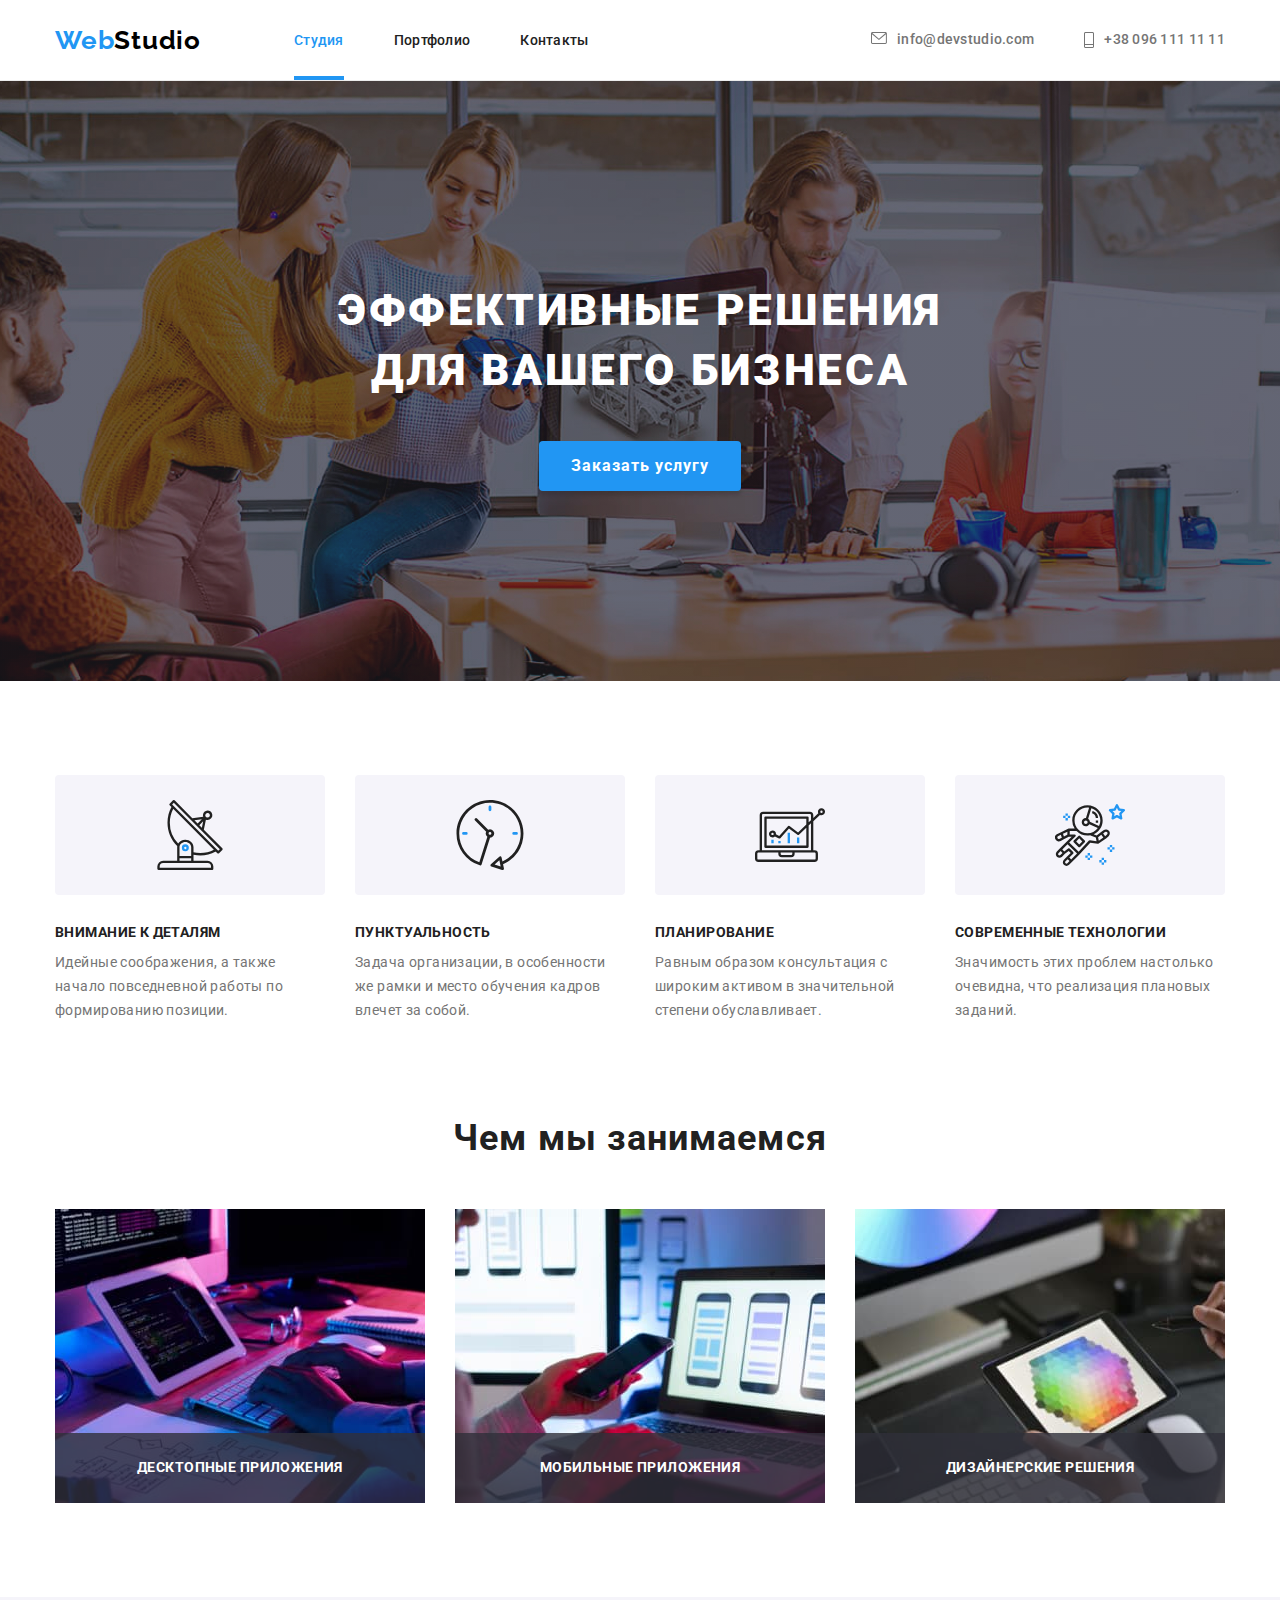
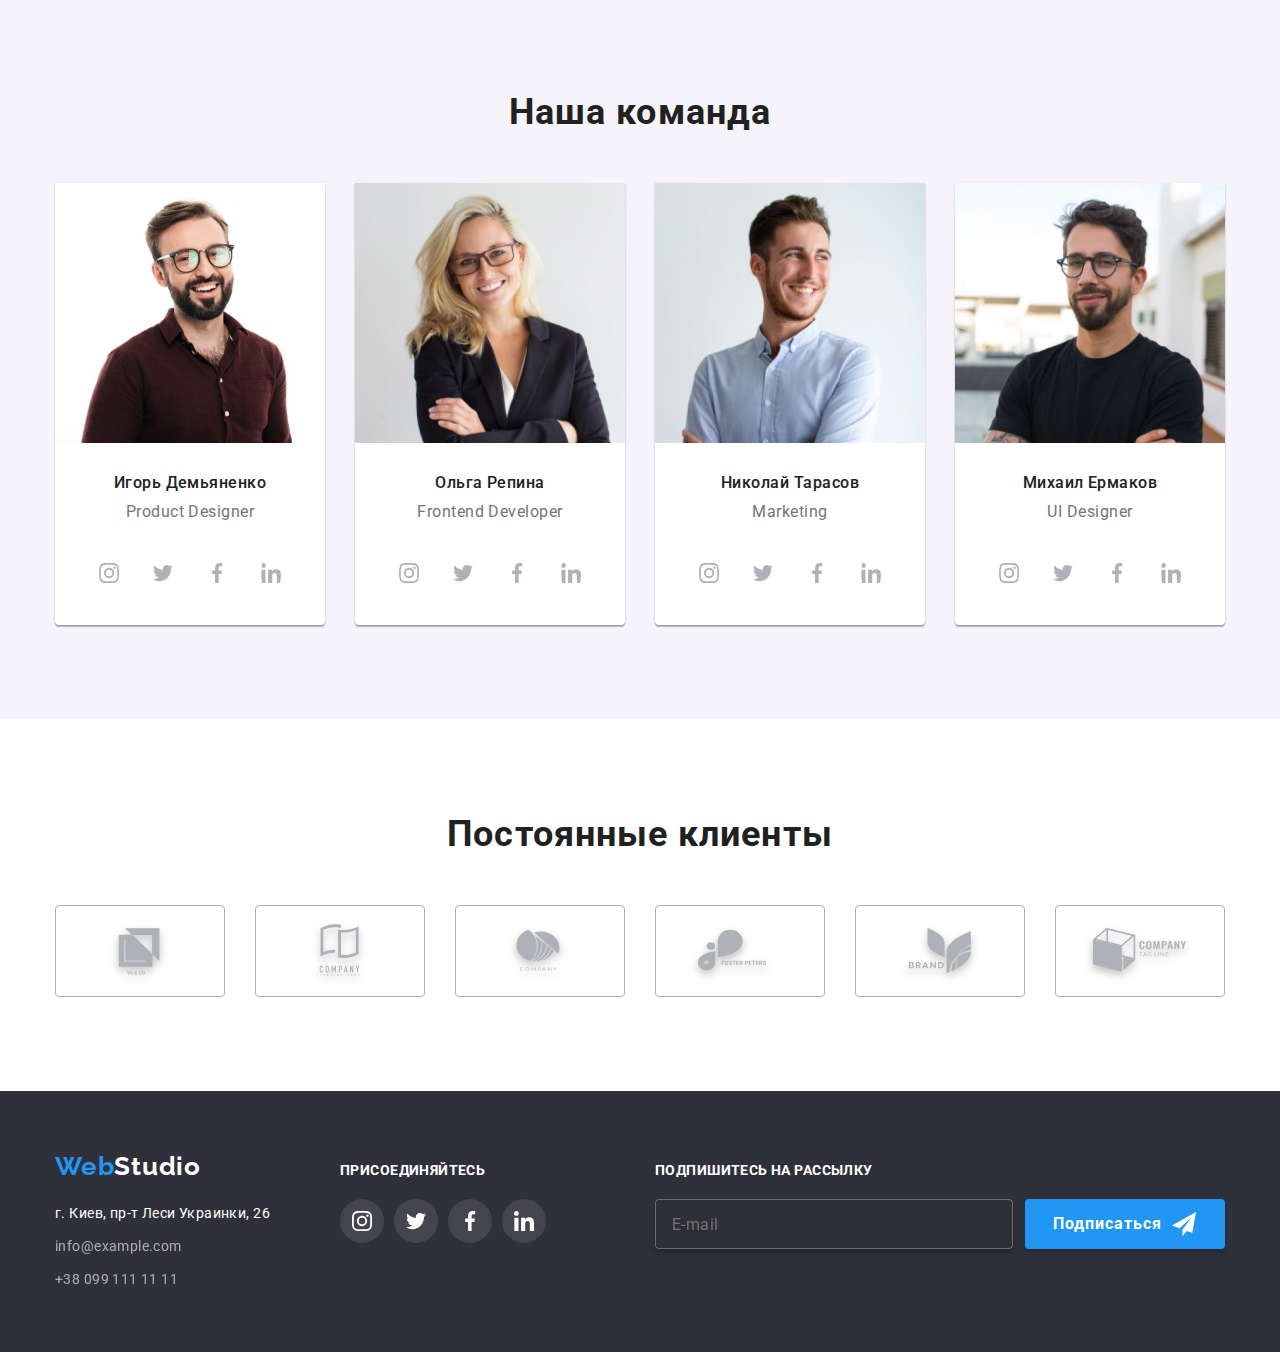
<file: index.html>
<!DOCTYPE html>
<html lang="ru">
  <head>
    <meta charset="UTF-8" />
    <meta http-equiv="X-UA-Compatible" content="IE=edge" />
    <meta name="viewport" content="width=device-width, initial-scale=1.0" />
    <title>Document</title>
    <link rel="preconnect" href="https://fonts.googleapis.com">
    <link rel="preconnect" href="https://fonts.gstatic.com" crossorigin>
    <link href="https://fonts.googleapis.com/css2?family=Raleway:wght@700&family=Roboto:wght@400;500;700;900&display=swap"
      rel="stylesheet">
    <!-- Normalize -->
    <link
      rel="stylesheet"
      href="https://cdnjs.cloudflare.com/ajax/libs/modern-normalize/1.1.0/modern-normalize.min.css"
    />
    <!-- Custom styles -->
    <link rel="stylesheet" href="./css/styles.css" />
  </head>
  <body class="body">
    <!--header-->
    <header class="header-menu">
      <div class="container header-container">
        <div class="nav-container">
          <nav class="site-nav">
            <a href="index.html" lang="en" class="logo"
              >Web<span lang="en" class="studio">Studio</span></a
            >
            <div class="nav-site-contact">
              <div class="list-contact">
                <ul class="list">
                  <li class="item">
                    <a href="./index.html" class="active-title">Студия</a>
                  </li>
                  <li class="item">
                    <a href="./portfolio.html" class="title">Портфолио</a>
                  </li>
                  <li class="item"><a href="" class="title">Контакты</a></li>
                </ul>
              </div>
            </div>
          </nav>
          <ul class="list">
            <li class="link-contact">
              <a href="mailto:info@devstudio.com" class="header-link">
                <svg class="studio-icon" width="16" height="12">
                  <use href="./images/icons/sprite1.svg#icon-envelope"></use>
                </svg>
                info@devstudio.com</a
              >
            </li>
            <li class="link-contact">
              <a href="tel:+380961111111" class="header-link">
                <svg class="studio-icon" width="10" height="16">
                  <use href="./images/icons/sprite1.svg#icon-Vector"></use>
                </svg>
                +38 096 111 11 11</a
              >
            </li>
          </ul>
        </div>
      </div>
    </header>
    <!--Main-->
    <main>
      <!--effective desicions for your business-->
      <section class="hero-section">
        <div class="hero">
          <h1 class="hero-title">Эффективные решения для вашего бизнеса</h1>
          <button type="button" class="hero-button" data-modal-open="">Заказать услугу</button>
          <div class="backdrop is-hidden" data-modal="">
            <div class="modal">
              <button data-modal-close="" class="closes">
                <svg class="modal-close" width="30" height="30">
                  <use href="./images/icons/sprite1.svg#icon-close-black-18dp"></use>
                </svg>
              </button>
              <form class="modal-form">
              <strong class="modal-text">Оставьте свои данные, мы вам перезвоним</strong>
              <div class="modal-contact-container">
                <label class="modal-contact container-name" for="name">Имя</label>
                <input class="contact-input" type="text" name="name" id="name">
                <svg class="modal-contact-icon" width="18" height="18">
                  <use href="./images/icons/sprite1.svg#icon-person-black-18dp-1"></use>
                </svg>
              </div>
              <div class="modal-contact-container">
                <label class="modal-contact" for="tel">Телефон</label>
                <input class="contact-input" type="tel" name="tel" id="tel">
                <svg class="modal-contact-icon" width="18" height="18">
                  <use href="./images/icons/sprite1.svg#icon-phone-black-18dp-1"></use>
                </svg>
              </div>
              <div class="modal-contact-container">
                <label class="modal-contact" for="mail">Почта</label>
                <input class="contact-input" type="email" name="mail" id="mail">
                <svg class="modal-contact-icon" width="18" height="18">
                  <use href="./images/icons/sprite1.svg#icon-email-black-18dp-1"></use>
                </svg>
              </div>
              <label class="modal-comment" for="comment">Комментарий</label>
              <textarea class="modal-textarea" name="comment" id="comment" placeholder="Введите текст"></textarea>
              <label class="form-checkbox">
                <input class="visually-hidden form-checkbox-input" type="checkbox" name="checkbox" checked="">
                <span class="form-checkbox-custom">
                  <svg class="form-checkbox-icon" width="11" height="8">
                    <use href="./images/icons/sprite1.svg#icon-Vector_modal"></use>
                  </svg>
                </span>
                <span class="text-agreed">Соглашаюсь с рассылкой и принимаю <a class="modal-link" href="">Условия договора</a> </span>
              </label>
              <button class="modal-send" type="submit">Отправить</button>
            </form>
            </div>
          </div>
        </div>
      </section>
      <!--Advantages-->
      <section class="feature-section">
        <div class="container">
          <h2 hidden>Преимущества</h2>
          <ul class="list advantages-list">
            <li class="feature-list feature-item">
              <div class="feature-iconfill">
                <svg class="feature-icons" width="70" height="70">
                  <use href="./images/icons/sprite1.svg#icon-antenna-11"></use>
                </svg>
              </div>
              <h3 class="feature-title">Внимание к деталям</h3>
              <p class="feature-text">
                Идейные соображения, а также начало повседневной работы по
                формированию позиции.
              </p>
            </li>
            <li class="feature-list feature-item">
              <div class="feature-iconfill">
                <svg class="feature-icons" width="70" height="70">
                  <use href="./images/icons/sprite1.svg#icon-clock"></use>
                </svg>
              </div>
              <h3 class="feature-title">Пунктуальность</h3>
              <p class="feature-text">
                Задача организации, в особенности же рамки и место обучения
                кадров влечет за собой.
              </p>
            </li>
            <li class="feature-list feature-item">
              <div class="feature-iconfill">
                <svg class="feature-icons" width="70" height="70">
                  <use href="./images/icons/sprite1.svg#icon-diagram-11"></use>
                </svg>
              </div>
              <h3 class="feature-title">Планирование</h3>
              <p class="feature-text">
                Равным образом консультация с широким активом в значительной
                степени обуславливает.
              </p>
            </li>
            <li class="feature-list feature-item">
              <div class="feature-iconfill">
                <svg class="feature-icons" width="70" height="70">
                  <use href="./images/icons/sprite1.svg#icon-astronaut-11"></use>
                </svg>
              </div>
              <h3 class="feature-title">Современные технологии</h3>
              <p class="feature-text">
                Значимость этих проблем настолько очевидна, что реализация
                плановых заданий.
              </p>
            </li>
          </ul>
        </div>
      </section>
      <!--Activity-->
      <section class="activity-section">
        <div class="container">
          <h2 class="section-title">Чем мы занимаемся</h2>
          <div class="activity-items">
            <ul class="list">
              <li class="activity-list">
                <div class="activity-card">
                <img src="./images/analysis.jpg" alt="analysis" width="370" />
                <div class="activity-position">
                <p class="activity-position-text">Десктопные приложения</p></div></div>
              </li>
              <li class="activity-list">
                <div class="activity-card">
                <img
                  src="./images/consulting.jpg"
                  alt="consulting"
                  width="370"
                />
                <div class="activity-position">
                  <p class="activity-position-text">Мобильные приложения</p>
                </div></div>
              </li>
              <li class="activity-list">
                <div class="activity-card">
                <img
                  src="./images/representation.jpg"
                  alt="representation"
                  width="370"
                />
                <div class="activity-position">
                  <p class="activity-position-text">Дизайнерские решения</p>
                </div></div>
              </li>
            </ul>
          </div>
        </div>
      </section>
      <!--Team-->
      <section class="team">
        <div class="container">
          <h2 class="section-title">Наша команда</h2>
          <ul class="list">
            <li class="team-list">
              <img src="./images/demjanenko.jpg" alt="demjanenko" width="270" />
              <div class="team-description">
                <h3 class="team-name">Игорь Демьяненко</h3>
                <p lang="en" class="team-text">Product Designer</p>
              </div>
              <ul class="socialicons-list list">
                <li class="team-icons">
                  <a
                    class="social-link link"
                    href="instagram"
                    target="_blank"
                    rel="noopener noreffer"
                    aria-label="Instagram-icon"
                  >
                    <svg class="social-icons" width="20" height="20">
                      <use
                        href="./images/icons/sprite1.svg#icon-instagram-2"
                      ></use></svg></a>
                </li>
                <li class="team-icons">
                  <a
                    class="social-link link"
                    href="twitter"
                    target="_blank"
                    rel="noopener noreffer"
                    aria-label="Twitter-icon"
                  >
                    <svg class="social-icons" width="20" height="20">
                      <use
                        href="./images/icons/sprite1.svg#icon-twitter-1"
                      ></use></svg></a>
                </li>
                <li class="team-icons">
                  <a
                    class="social-link link"
                    href="facebook"
                    target="_blank"
                    rel="noopener noreffer"
                    aria-label="Facebook-icon"
                  >
                    <svg class="social-icons" width="20" height="20">
                      <use
                        href="./images/icons/sprite1.svg#icon-facebook-1"
                      ></use></svg></a>
                </li>
                <li class="team-icons">
                  <a
                    class="social-link link"
                    href="linkedin"
                    target="_blank"
                    rel="noopener noreffer"
                    aria-label="Linkedin-icon"
                  >
                    <svg class="social-icons" width="20" height="20">
                      <use
                        href="./images/icons/sprite1.svg#icon-linkedin-1"
                      ></use></svg></a>
                </li>
              </ul>
            </li>
            <li class="team-list">
              <img src="./images/repina.jpg" alt="repina" width="270" />
              <div class="team-description">
                <h3 class="team-name">Ольга Репина</h3>
                <p lang="en" class="team-text">Frontend Developer</p>
              </div>
              <ul class="socialicons-list list">
                <li class="team-icons">
                  <a class="social-link link" href="instagram" target="_blank" rel="noopener noreffer" aria-label="Instagram-icon">
                    <svg class="social-icons" width="20" height="20">
                      <use href="./images/icons/sprite1.svg#icon-instagram-2"></use>
                    </svg></a>
                </li>
                <li class="team-icons">
                  <a class="social-link link" href="twitter" target="_blank" rel="noopener noreffer" aria-label="Twitter-icon">
                    <svg class="social-icons" width="20" height="20">
                      <use href="./images/icons/sprite1.svg#icon-twitter-1"></use>
                    </svg></a>
                </li>
                <li class="team-icons">
                  <a class="social-link link" href="facebook" target="_blank" rel="noopener noreffer" aria-label="Facebook-icon">
                    <svg class="social-icons" width="20" height="20">
                      <use href="./images/icons/sprite1.svg#icon-facebook-1"></use>
                    </svg></a>
                </li>
                <li class="team-icons">
                  <a class="social-link link" href="linkedin" target="_blank" rel="noopener noreffer" aria-label="Linkedin-icon">
                    <svg class="social-icons" width="20" height="20">
                      <use href="./images/icons/sprite1.svg#icon-linkedin-1"></use>
                    </svg></a>
                </li>
              </ul>
            </li>
            <li class="team-list">
              <img src="./images/tarasov.jpg" alt="tarasov" width="270" />
              <div class="team-description">
                <h3 class="team-name">Николай Тарасов</h3>
                <p lang="en" class="team-text">Marketing</p>
              </div>
              <ul class="socialicons-list list">
                <li class="team-icons">
                  <a class="social-link link" href="instagram" target="_blank" rel="noopener noreffer" aria-label="Instagram-icon">
                    <svg class="social-icons" width="20" height="20">
                      <use href="./images/icons/sprite1.svg#icon-instagram-2"></use>
                    </svg></a>
                </li>
                <li class="team-icons">
                  <a class="social-link link" href="twitter" target="_blank" rel="noopener noreffer" aria-label="Twitter-icon">
                    <svg class="social-icons" width="20" height="20">
                      <use href="./images/icons/sprite1.svg#icon-twitter-1"></use>
                    </svg></a>
                </li>
                <li class="team-icons">
                  <a class="social-link link" href="facebook" target="_blank" rel="noopener noreffer" aria-label="Facebook-icon">
                    <svg class="social-icons" width="20" height="20">
                      <use href="./images/icons/sprite1.svg#icon-facebook-1"></use>
                    </svg></a>
                </li>
                <li class="team-icons">
                  <a class="social-link link" href="linkedin" target="_blank" rel="noopener noreffer" aria-label="Linkedin-icon">
                    <svg class="social-icons" width="20" height="20">
                      <use href="./images/icons/sprite1.svg#icon-linkedin-1"></use>
                    </svg></a>
                </li>
              </ul>
            </li>
            <li class="team-list">
              <img src="./images/ermakov.jpg" alt="ermakov" width="270" />
              <div class="team-description">
                <h3 class="team-name">Михаил Ермаков</h3>
                <p lang="en" class="team-text">UI Designer</p>
              </div>
              <ul class="socialicons-list list">
                <li class="team-icons">
                  <a class="social-link link" href="instagram" target="_blank" rel="noopener noreffer" aria-label="Instagram-icon">
                    <svg class="social-icons" width="20" height="20">
                      <use href="./images/icons/sprite1.svg#icon-instagram-2"></use>
                    </svg></a>
                </li>
                <li class="team-icons">
                  <a class="social-link link" href="twitter" target="_blank" rel="noopener noreffer" aria-label="Twitter-icon">
                    <svg class="social-icons" width="20" height="20">
                      <use href="./images/icons/sprite1.svg#icon-twitter-1"></use>
                    </svg></a>
                </li>
                <li class="team-icons">
                  <a class="social-link link" href="facebook" target="_blank" rel="noopener noreffer" aria-label="Facebook-icon">
                    <svg class="social-icons" width="20" height="20">
                      <use href="./images/icons/sprite1.svg#icon-facebook-1"></use>
                    </svg></a>
                </li>
                <li class="team-icons">
                  <a class="social-link link" href="linkedin" target="_blank" rel="noopener noreffer" aria-label="Linkedin-icon">
                    <svg class="social-icons" width="20" height="20">
                      <use href="./images/icons/sprite1.svg#icon-linkedin-1"></use>
                    </svg></a>
                </li>
              </ul>
            </li>
          </ul>
        </div>
      </section>
      <!--Clients-->
      <section class="client-section">
        <div class="container">
          <h2 class="section-title">Постоянные клиенты</h2>
          <ul class="list">
            <li class="client-icons">
              <a
                class="clients-link"
                href="client1"
                target="_blank"
                rel="noopener noreffer"
                aria-label="Client1-icon"
              >
                <svg class="clientsocial-icons" width="106" height="60">
                  <use href="./images/icons/sprite1.svg#icon-Logo"></use></svg></a>
            </li>
            <li class="client-icons">
              <a
                class="clients-link"
                href="client2"
                target="_blank"
                rel="noopener noreffer"
                aria-label="Client2-icon"
              >
                <svg class="clientsocial-icons" width="106" height="60">
                  <use href="./images/icons/sprite1.svg#icon-Logo-2"></use></svg></a>
            </li>
            <li class="client-icons">
              <a
                class="clients-link"
                href="client3"
                target="_blank"
                rel="noopener noreffer"
                aria-label="Client3-icon"
              >
                <svg class="clientsocial-icons" width="106" height="60">
                  <use href="./images/icons/sprite1.svg#icon-Logo-3"></use></svg></a>
            </li>
            <li class="client-icons">
              <a
                class="clients-link"
                href="client4"
                target="_blank"
                rel="noopener noreffer"
                aria-label="Client4-icon"
              >
                <svg class="clientsocial-icons" width="106" height="60">
                  <use href="./images/icons/sprite1.svg#icon-Logo-4"></use></svg></a>
            </li>
            <li class="client-icons">
              <a
                class="clients-link"
                href="client5"
                target="_blank"
                rel="noopener noreffer"
                aria-label="Client5-icon"
              >
                <svg class="clientsocial-icons" width="106" height="60">
                  <use href="./images/icons/sprite1.svg#icon-Logo-5"></use></svg></a>
            </li>
            <li class="client-icons">
              <a
                class="clients-link"
                href="client6"
                target="_blank"
                rel="noopener noreffer"
                aria-label="Client6-icon"
              >
                <svg class="clientsocial-icons" width="106" height="60">
                  <use href="./images/icons/sprite1.svg#icon-Logo-6"></use></svg></a>
            </li>
          </ul>
        </div>
      </section>
    </main>
    <!--Footer-->
    <footer class="footer-section">
      <section>
        <div class="container">
          <div class="footer-ancors">
          <div class="footer-contact">
            <h2 lang="en" class="logo">
              Web<span lang="en" class="footer-studio">Studio</span>
            </h2>
            <address>
              <ul class="list">
                <li>
                  <p class="footer-address">г. Киев, пр-т Леси Украинки, 26</p>
                </li>
                <li class="contact-list">
                  <a href="mailto:info@example.com" class="contact"
                    >info@example.com</a
                  >
                </li>
                <li class="contact-list">
                  <a href="tel:+380991111111" class="contact"
                    >+38 099 111 11 11</a
                  >
                </li>
              </ul>
            </address>
          </div>
          <div class="footer-social">
            <h3 class="footer-title">ПРИСОЕДИНЯЙТЕСЬ</h3>
            <ul class="socialicons list">
              <li class="team-icons">
                <a
                  class="footer-link"
                  href="instagram"
                  target="_blank"
                  rel="noopener noreffer"
                  aria-label="Instagram-icon"
                >
                  <svg class="connect-icons" width="20" height="20">
                    <use
                      href="./images/icons/sprite1.svg#icon-instagram-2"
                    ></use></svg></a>
              </li>
              <li class="team-icons">
                <a
                  class="footer-link"
                  href="twitter"
                  target="_blank"
                  rel="noopener noreffer"
                  aria-label="Twitter-icon"
                >
                  <svg class="connect-icons" width="20" height="20">
                    <use
                      href="./images/icons/sprite1.svg#icon-twitter-1"
                    ></use></svg></a>
              </li>
              <li class="team-icons">
                <a
                  class="footer-link"
                  href="facebook"
                  target="_blank"
                  rel="noopener noreffer"
                  aria-label="Facebook-icon"
                >
                  <svg class="connect-icons" width="20" height="20">
                    <use
                      href="./images/icons/sprite1.svg#icon-facebook-1"
                    ></use></svg></a>
              </li>
              <li class="team-icons">
                <a
                  class="footer-link"
                  href="linkedin"
                  target="_blank"
                  rel="noopener noreffer"
                  aria-label="Linkedin-icon"
                >
                  <svg class="connect-icons" width="20" height="20">
                    <use
                      href="./images/icons/sprite1.svg#icon-linkedin-1"
                    ></use></svg></a>
              </li>
            </ul>
            </div>
            <div class="footer-subscribe">
              <p class="footer-title">Подпишитесь на рассылку</p>
              <form class="footer-form">
                <div class="footer-mail">
                  <label class="label-mail">
                    <input class="input-mail" type="email" name="mail" placeholder="E-mail">
                  </label>
                </div>
                <button class="footer-btn" type="submit">Подписаться
                  <svg class="footer-icon-btn" width="24" height="24">
                    <use href="./images/icons/sprite1.svg#icon-icon-send"></use>
                  </svg>
                </button>
              </form>
            </div>
          </div>
        </div>
      </section>
    </footer>
    <script src="./js/modal.js"></script>
  </body>
</html>
</file>
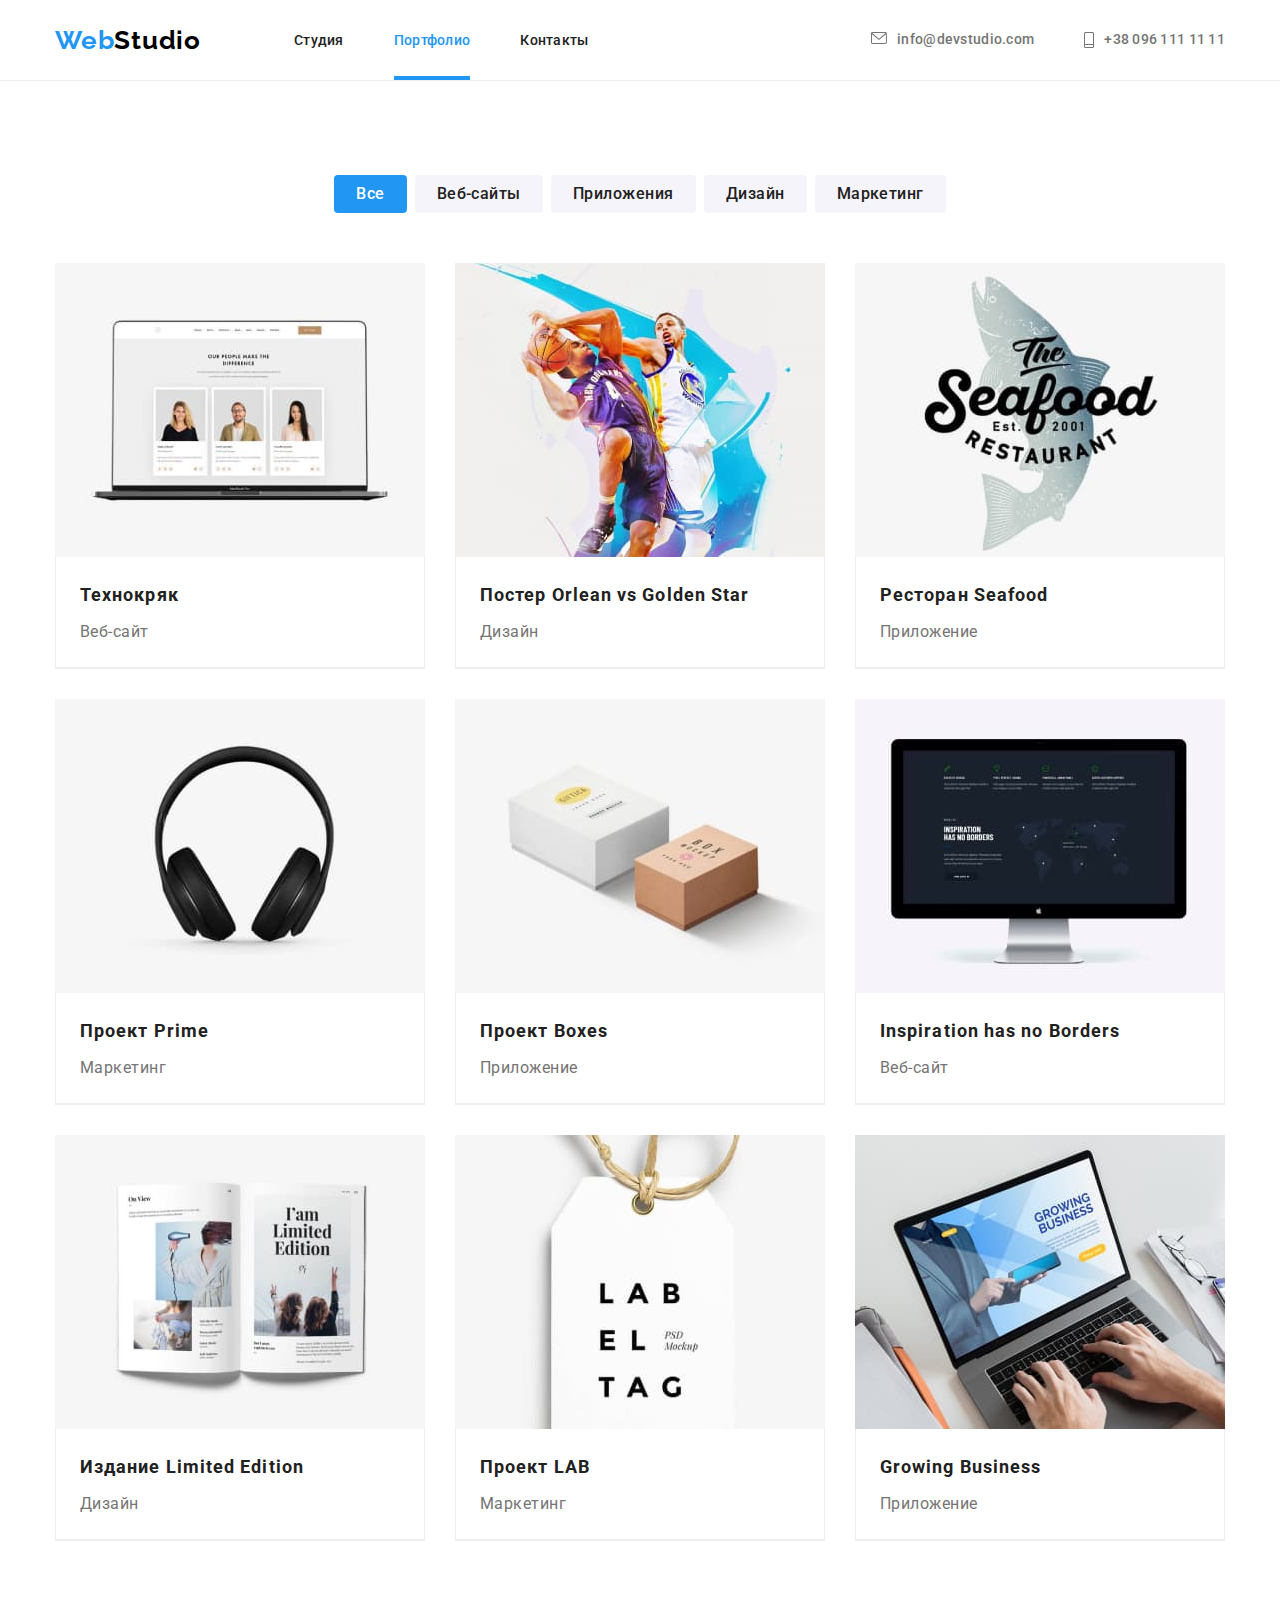
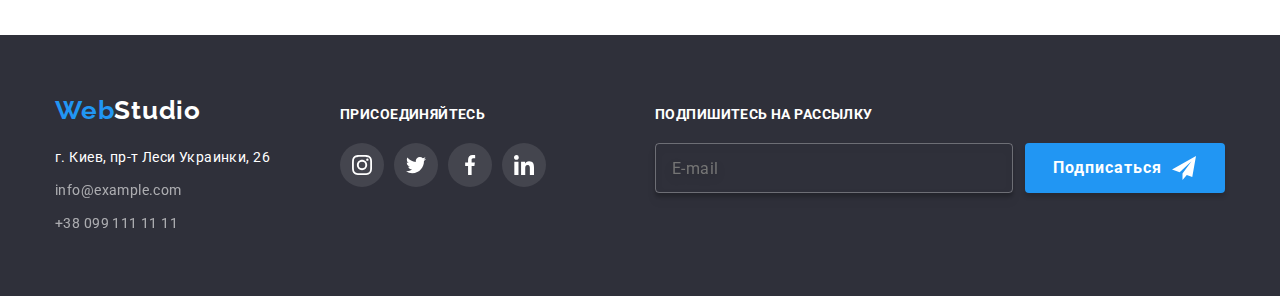
<file: portfolio.html>
<!DOCTYPE html>
<html lang="ru">
  <head>
    <meta charset="UTF-8" />
    <meta http-equiv="X-UA-Compatible" content="IE=edge" />
    <meta name="viewport" content="width=device-width, initial-scale=1.0" />
    <title>Document</title>
    <link rel="preconnect" href="https://fonts.googleapis.com">
    <link rel="preconnect" href="https://fonts.gstatic.com" crossorigin>
    <link href="https://fonts.googleapis.com/css2?family=Raleway:wght@700&family=Roboto:wght@400;500;700;900&display=swap"
      rel="stylesheet">
    <!-- Normalize -->
    <link
      rel="stylesheet"
      href="https://cdnjs.cloudflare.com/ajax/libs/modern-normalize/1.1.0/modern-normalize.min.css"
    />
    <!-- Custom styles -->
    <link rel="stylesheet" href="./css/styles.css" />
  </head>

  <body class="body">
    <!--header-->
    <header class="header-menu">
      <div class="container header-container">
        <div class="nav-container">
          <nav class="site-nav">
            <a href="index.html" lang="en" class="logo">Web<span lang="en" class="studio">Studio</span></a>
            <div class="nav-site-contact">
              <div class="list-contact">
                <ul class="list">
                  <li class="item">
                    <a href="./index.html" class="title">Студия</a>
                  </li>
                  <li class="item">
                    <a href="./portfolio.html" class="active-title">Портфолио</a>
                  </li>
                  <li class="item"><a href="" class="title">Контакты</a></li>
                </ul>
              </div>
            </div>
          </nav>
          <ul class="list">
            <li class="link-contact">
              <a href="mailto:info@devstudio.com" class="header-link">
                <svg class="studio-icon" width="16" height="12">
                  <use href="./images/icons/sprite1.svg#icon-envelope"></use>
                </svg>
                info@devstudio.com</a>
            </li>
            <li class="link-contact">
              <a href="tel:+380961111111" class="header-link">
                <svg class="studio-icon" width="10" height="16">
                  <use href="./images/icons/sprite1.svg#icon-Vector"></use>
                </svg>
                +38 096 111 11 11</a>
            </li>
          </ul>
        </div>
      </div>
    </header>
    <!--Main-->
    <main>
      <section class="portfolio-section">
        <div class="container">
          <h1 hidden>Portfolio</h1>
          <div class="profile-btn-list">
            <ul class="list">
              <li>
                <button type="button" class="current-button">Все</button>
              </li>
              <li>
                <button type="button" class="profile-btn">Веб-сайты</button>
              </li>
              <li>
                <button type="button" class="profile-btn">Приложения</button>
              </li>
              <li>
                <button type="button" class="profile-btn">Дизайн</button>
              </li>
              <li>
                <button type="button" class="profile-btn">Маркетинг</button>
              </li>
            </ul>
          </div>
          <div class="portfolio-container">
            <ul class="list">
              <li class="portfolio-list">
                <a href="" class="portfolio-ancor">
                  <div class="port-text-position">
                  <img
                    src="./images/technokriak.jpg"
                    alt="technokriak"
                    width="370"
                  />
                  <p class="port-text-item">Ресурс предлагает комплексные предложения с разным уровнем
                  функционала и сервисов. Все это позволит посетителю получить
                  исчерпывающие сведения о компании или частном лице.</p></div>
                  <div class="portfolio-inscription">
                    <h2 class="portfolio-title">Технокряк</h2>
                    <p class="portfolio-text">Веб-сайт</p>
                  </div>
                </a>
              </li>
              <li class="portfolio-list">
                <a href="" class="portfolio-ancor">
                  <div class="port-text-position">
                  <img
                    src="./images/neworlean.jpg"
                    alt="neworlean"
                    width="370"
                  />
                  <p class="port-text-item">Lorem ipsum dolor sit amet consectetur, adipisicing elit.
                  Numquam quod inventore placeat atque, beatae dolores error ab non unde impedit
                  corrupti laborum quaerat nisi quidem sint! Asperiores.</p>
                  </div>
                  <div class="portfolio-inscription">
                    <h2 class="portfolio-title">
                      Постер <span lang="en">Orlean vs Golden Star</span>
                    </h2>
                    <p class="portfolio-text">Дизайн</p>
                  </div>
                </a>
              </li>
              <li class="portfolio-list">
                <a href="" class="portfolio-ancor">
                  <div class="port-text-position">
                  <img src="./images/seafood.jpg" alt="seafood" width="370" />
                  <p class="port-text-item">Lorem ipsum dolor sit amet consectetur, adipisicing elit.
                    Numquam quod inventore placeat atque, beatae dolores error ab non unde impedit
                    corrupti laborum quaerat nisi quidem sint! Asperiores.</p>
                  </div>
                  <div class="portfolio-inscription">
                    <h2 class="portfolio-title">
                      Ресторан <span lang="en">Seafood</span>
                    </h2>
                    <p class="portfolio-text">Приложение</p>
                  </div>
                </a>
              </li>
              <li class="portfolio-list">
                <a href="" class="portfolio-ancor">
                  <div class="port-text-position">
                  <img src="./images/prime.jpg" alt="prime" width="370" />
                  <p class="port-text-item">Lorem ipsum dolor sit amet consectetur, adipisicing elit.
                    Numquam quod inventore placeat atque, beatae dolores error ab non unde impedit
                    corrupti laborum quaerat nisi quidem sint! Asperiores.</p>
                  </div>
                  <div class="portfolio-inscription">
                    <h2 class="portfolio-title">
                      Проект <span lang="en">Prime</span>
                    </h2>
                    <p class="portfolio-text">Маркетинг</p>
                  </div>
                </a>
              </li>
              <li class="portfolio-list">
                <a href="" class="portfolio-ancor">
                  <div class="port-text-position">
                  <img src="./images/boxes.jpg" alt="boxes" width="370" />
                  <p class="port-text-item">Lorem ipsum dolor sit amet consectetur, adipisicing elit.
                    Numquam quod inventore placeat atque, beatae dolores error ab non unde impedit
                    corrupti laborum quaerat nisi quidem sint! Asperiores.</p>
                  </div>
                  <div class="portfolio-inscription">
                    <h2 class="portfolio-title">
                      Проект <span lang="en">Boxes</span>
                    </h2>
                    <p class="portfolio-text">Приложение</p>
                  </div>
                </a>
              </li>
              <li class="portfolio-list">
                <a href="" class="portfolio-ancor">
                  <div class="port-text-position">
                  <img
                    src="./images/inspiration.jpg"
                    alt="inspiration"
                    width="370"
                  />
                  <p class="port-text-item">Lorem ipsum dolor sit amet consectetur, adipisicing elit.
                    Numquam quod inventore placeat atque, beatae dolores error ab non unde impedit
                    corrupti laborum quaerat nisi quidem sint! Asperiores.</p></div>
                  <div class="portfolio-inscription">
                    <h2 lang="en" class="portfolio-title">
                      Inspiration has no Borders
                    </h2>
                    <p class="portfolio-text">Веб-сайт</p>
                  </div>
                </a>
              </li>
              <li class="portfolio-list">
                <a href="" class="portfolio-ancor">
                  <div class="port-text-position">
                  <img
                    src="./images/limitededition.jpg"
                    alt="limitededition"
                    width="370"
                  />
                  <p class="port-text-item">Lorem ipsum dolor sit amet consectetur, adipisicing elit.
                    Numquam quod inventore placeat atque, beatae dolores error ab non unde impedit
                    corrupti laborum quaerat nisi quidem sint! Asperiores.</p>
                  </div>
                  <div class="portfolio-inscription">
                    <h2 class="portfolio-title">
                      Издание <span lang="en">Limited Edition</span>
                    </h2>
                    <p class="portfolio-text">Дизайн</p>
                  </div>
                </a>
              </li>
              <li class="portfolio-list">
                <a href="" class="portfolio-ancor">
                  <div class="port-text-position">
                  <img
                    src="./images/projectlab.jpg"
                    alt="projectlab"
                    width="370"
                  />
                  <p class="port-text-item">Lorem ipsum dolor sit amet consectetur, adipisicing elit.
                    Numquam quod inventore placeat atque, beatae dolores error ab non unde impedit
                    corrupti laborum quaerat nisi quidem sint! Asperiores.</p>
                  </div>
                  <div class="portfolio-inscription">
                    <h2 class="portfolio-title">
                      Проект <span lang="en">LAB</span>
                    </h2>
                    <p class="portfolio-text">Маркетинг</p>
                  </div>
                </a>
              </li>
              <li class="portfolio-list">
                <a href="" class="portfolio-ancor">
                  <div class="port-text-position">
                  <img
                    src="./images/growingbusiness.jpg"
                    alt="growingbusiness"
                    width="370"
                  />
                  <p class="port-text-item">Lorem ipsum dolor sit amet consectetur, adipisicing elit.
                    Numquam quod inventore placeat atque, beatae dolores error ab non unde impedit
                    corrupti laborum quaerat nisi quidem sint! Asperiores.</p>
                  </div>
                  <div class="portfolio-inscription">
                    <h2 lang="en" class="portfolio-title">Growing Business</h2>
                    <p class="portfolio-text">Приложение</p>
                  </div>
                </a>
              </li>
            </ul>
          </div>
        </div>
      </section>
    </main>
    <!--Footer-->
    <footer class="footer-section">
      <section>
        <div class="container">
          <div class="footer-ancors">
            <div class="footer-contact">
              <h2 lang="en" class="logo">
                Web<span lang="en" class="footer-studio">Studio</span>
              </h2>
              <address>
                <ul class="list">
                  <li>
                    <p class="footer-address">г. Киев, пр-т Леси Украинки, 26</p>
                  </li>
                  <li class="contact-list">
                    <a href="mailto:info@example.com" class="contact">info@example.com</a>
                  </li>
                  <li class="contact-list">
                    <a href="tel:+380991111111" class="contact">+38 099 111 11 11</a>
                  </li>
                </ul>
              </address>
            </div>
            <div class="footer-social">
              <h3 class="footer-title">ПРИСОЕДИНЯЙТЕСЬ</h3>
              <ul class="socialicons list">
                <li class="team-icons">
                  <a class="footer-link" href="instagram" target="_blank" rel="noopener noreffer"
                    aria-label="Instagram-icon">
                    <svg class="connect-icons" width="20" height="20">
                      <use href="./images/icons/sprite1.svg#icon-instagram-2"></use>
                    </svg></a>
                </li>
                <li class="team-icons">
                  <a class="footer-link" href="twitter" target="_blank" rel="noopener noreffer" aria-label="Twitter-icon">
                    <svg class="connect-icons" width="20" height="20">
                      <use href="./images/icons/sprite1.svg#icon-twitter-1"></use>
                    </svg></a>
                </li>
                <li class="team-icons">
                  <a class="footer-link" href="facebook" target="_blank" rel="noopener noreffer" aria-label="Facebook-icon">
                    <svg class="connect-icons" width="20" height="20">
                      <use href="./images/icons/sprite1.svg#icon-facebook-1"></use>
                    </svg></a>
                </li>
                <li class="team-icons">
                  <a class="footer-link" href="linkedin" target="_blank" rel="noopener noreffer" aria-label="Linkedin-icon">
                    <svg class="connect-icons" width="20" height="20">
                      <use href="./images/icons/sprite1.svg#icon-linkedin-1"></use>
                    </svg></a>
                </li>
              </ul>
            </div>
            <div class="footer-subscribe">
              <p class="footer-title">Подпишитесь на рассылку</p>
              <form class="footer-form">
                <div class="footer-mail">
                  <label class="label-mail">
                    <input class="input-mail" type="email" name="mail" placeholder="E-mail">
                  </label>
                </div>
                <button class="footer-btn" type="submit">Подписаться
                  <svg class="footer-icon-btn" width="24" height="24">
                    <use href="./images/icons/sprite1.svg#icon-icon-send"></use>
                  </svg>
                </button>
              </form>
            </div>
          </div>
        </div>
      </section>
    </footer>
  </body>
</html>
</file>
<file: css/styles.css>
html {
    box-sizing: border-box;
}
:root {
    --primary-text-color: #757575;
    --title-text-color: #212121;
    --link-text-color: #2196F3;
    --logo-text-studio-color: #000000;
    --accent-text-color: #FFFFFF;
    --primary-background-color: #FFFFFF;
    --background-footer: #2F303A;
    --button-color: #2196F3;
    --secondary-background-color: #F5F4FA;
    --list-background-color: #EEEEEE;
    --border-color: #ECECEC;
    --icon-color: #AFB1B8;
}

.container {
    width: 1200px;
    padding-left: 15px;
    padding-right: 15px;
    margin-left: auto;
    margin-right: auto;
}
.body {
    background-color: var(--primary-background-color);
    color: var(--primary-text-color);
    font-family: Roboto, sans-serif;
    font-size: 14px;
    margin: 0px;
}
ul {
    padding: 0;
    margin: 0;
}
h1,
h2,
h3,
h4,
h5,
h6,
p {
    margin: 0;
}

/*Header*/
.header-container {
border-bottom: 1px;
border: var(--border-color);
}
.header-menu {
    border-bottom: 1px solid var(--border-color);
}
.nav-container {
display: flex;
}
.section {
    padding-top: 94px;
    padding-bottom: 94px;
}
.site-nav {
    display: flex;
    align-items: center;
    margin-right: auto;
}
.list {
    display: flex;
    align-items: center;
}
.logo {
    color: var(--link-text-color);
    font-family: 'Raleway';
    font-weight: 700;
    font-size: 26px;
    line-height: 1.19;
    letter-spacing: 0.03em;
    text-decoration: none;
    padding-top: 24px;
    padding-bottom: 24px;
    margin-right: 93px;
}

.studio {
    color: var(--logo-text-studio-color);
    font-family: 'Raleway';
    font-weight: 700;
    font-size: 26px;
    line-height: 1.19;
    letter-spacing: 0.03em;
    text-decoration: none;
}

.list {
    list-style-type: none;
    padding: 0px;
    margin: 0px;
}
.nav-site-contact {
    margin-right: auto;
    margin-left: auto;
}
.list-contact {
    margin-right: auto;
    margin-left: auto;
}

.list .item {
    margin-right: 50px;
}
.list .item:last-child {
    margin-right: 0px;
}
.title {
    color: var(--title-text-color);
    font-family: inherit;
    font-weight: 500;
    line-height: 1.14;
    letter-spacing: 0.02em;
    text-decoration: none;
    padding-top: 32px;
    padding-bottom: 32px;
    transition: color 250ms cubic-bezier(0.4, 0, 0.2, 1);
}

.title:hover,
.title:focus {
    color: var(--link-text-color);
}
.active-title {
    color: var(--link-text-color);
    font-family: inherit;
    font-weight: 500;
    line-height: 1.14;
    letter-spacing: 0.02em;
    text-decoration: none;
    padding-top: 32px;
    padding-bottom: 32px;
    position: relative;
}
.active-title::after {
    content: '';
    display: block;
    width: 100%;
    height: 4px;
    background-color: var(--link-text-color);
    position: absolute;
    bottom: 0;
    left: 0;
}
.list .item:first-child {
    margin-left: 0px;
}
.list .item:last-child {
    margin-right: 0px;
}
/*Contact links*/
.link {
    color: var(--primary-text-color);
    font-family: inherit;
    text-decoration: none;
    font-weight: 500;
    font-size: 14px;
    line-height: 1.14;
    letter-spacing: 0.02em;
    padding-top: 32px;
    padding-bottom: 32px;
    transition: color 250ms cubic-bezier(0.4, 0, 0.2, 1);
}
.link-contact {
    margin-right: 50px;
}
.link-contact:last-child {
    margin-right: 0px;
}
.contact {
    transition: color 250ms cubic-bezier(0.4, 0, 0.2, 1);
}
.link:hover,
.link:focus,
.contact:hover,
.contact:focus,
.header-link:hover,
.header-link:focus {
    color: var(--link-text-color);
}
.header-link {
    color: var(--primary-text-color);
        font-family: inherit;
        text-decoration: none;
        font-weight: 500;
        font-size: 14px;
        line-height: 1.14;
        letter-spacing: 0.02em;
        padding-top: 32px;
        padding-bottom: 32px;
        display: flex;
        transition: color 250ms cubic-bezier(0.4, 0, 0.2, 1);
}
.studio-icon {
    fill: currentColor;
    margin-right: 10px;
    transition: fill 250ms cubic-bezier(0.4, 0, 0.2, 1);
}
.studio-icon:hover,
.studio-icon:focus {
    fill: currentColor;
}


/*Hero*/
.hero {
    text-align: center;  
    padding: 200px 0;
    background-color: var(--background-footer);
    max-width: 1600px;
    height: 600px;
    margin-left: auto;
    margin-right: auto;
    background-image: linear-gradient(to right,
            rgba(47, 48, 58, 0.4), rgba(47, 48, 58, 0.4)),
    url(../images/hero.jpg);
    background-repeat: no-repeat;
    background-position: center;
    background-size: cover;
}


.hero-title {
    color: var(--accent-text-color);
    font-weight: 900;
    font-size: 44px;
    line-height: 1.36;
    letter-spacing: 0.06em;
    text-transform: uppercase;
    text-align: center;
    width: 696px;
    margin-top: 0px;
    margin-bottom: 40px;
    margin-right: auto;
    margin-left: auto;
}

.hero-button {
    color: var(--accent-text-color);
    background-color: var(--link-text-color);
    cursor: pointer;
    font-family: inherit;
    font-weight: 700;
    font-size: 16px;
    line-height: 1.88;
    box-shadow: 0px 4px 4px rgba(0, 0, 0, 0.15);
    border-radius: 4px;
    letter-spacing: 0.06em;
    border: transparent;
    padding: 10px 32px;
}
.is-hidden {
    visibility: hidden;
    opacity: 0;
    pointer-events: none;
}
.backdrop {
    position: fixed;
    left: 0;
    top: 0;
    width: 100%;
    height: 100%;
    transition: opacity 250ms cubic-bezier(0.4, 0, 0.2, 1), visibility 250ms cubic-bezier(0.4, 0, 0.2, 1);
    background: rgba(0, 0, 0, 0.2);
    z-index: 5;
}
.modal {
    position: absolute;
    top: 50%;
    left: 50%;
    padding: 40px;
    transform: translate(-50%, -50%);
    width: 528px;
    height: 581px;
    background-color: var(--accent-text-color);
    box-shadow: 0px 1px 3px rgb(0 0 0 / 12%), 0px 1px 1px rgb(0 0 0 / 14%), 0px 2px 1px rgb(0 0 0 / 20%);
    border-radius: 4px;
}
.modal-text {
    font-style: normal;
        font-weight: 700;
        font-size: 20px;
        line-height: 1.15;
        text-align: center;
        letter-spacing: 0.03em;
        color: var(--title-text-color);
        margin-top: 40px;
}
.modal-contact-container {
    display: block;
    position: relative;
    margin-bottom: 10px;
    transition: color 250ms cubic-bezier(0.4, 0, 0.2, 1);
}
.modal-contact-container:hover,
.modal-contact-container:focus {
    color: var(--link-text-color);
}
.modal-contact {
    display: flex;
    margin-top: 12px;
    margin-bottom: 4px;
    font-size: 12px;
    line-height: 1.17;
    letter-spacing: 0.01em;
    color: var(--primary-text-color);
}
.contact-input {
    width: 100%;
    height: 40px;
    padding-top: 4px;
    padding-right: 6px;
    padding-bottom: 4px;
    padding-left: 42px;
    border: 1px solid rgba(33, 33, 33, 0.2);
    border-radius: 4px;
    cursor: pointer;
    transition: border 250ms cubic-bezier(0.4, 0, 0.2, 1);
}
.contact-input:hover,
.contact-input:focus {
    border: 1px solid var(--link-text-color);
    outline: none;
}
.modal-contact-icon {
    position: absolute;
    left: 12px;
    transform: translateY(11px);
    fill: var(--title-text-color);
    transition: fill 250ms cubic-bezier(0.4, 0, 0.2, 1);
}
.modal-contact-icon:focus,
.modal-contact-icon:hover {
    fill: var(--link-text-color);
}
.modal-comment {
        display: flex;
        margin-bottom: 4px;
        font-weight: 400;
        font-size: 12px;
        line-height: 1.67;
        letter-spacing: 0.01em;
        color: var(--primary-text-color);
}
.modal-textarea {
    display: block;
        width: 100%;
        height: 120px;
        margin-bottom: 20px;
        padding: 12px 16px;
        font-weight: 400;
        font-size: 14px;
        line-height: 1.14;
        letter-spacing: 0.01em;
        color: rgba(117, 117, 117, 0.5);
        border: 1px solid rgba(33, 33, 33, 0.2);
        border-radius: 4px;
        cursor: pointer;
        resize: none;
        transition: border 250ms cubic-bezier(0.4, 0, 0.2, 1);
}
.modal-textarea:focus,
.modal-textarea:hover {
    border: 1px solid var(--link-text-color);
}
.form-checkbox {
    display: flex;
    align-items: center;
    justify-content: center;
    gap: 7px;
    margin-bottom: 30px;
}
.visually-hidden {
    position: absolute;
    width: 1px;
    height: 1px;
    margin: -1px;
    padding: 0;
    overflow: hidden;
    border: 0;
    clip: rect(0 0 0 0);
}
.form-checkbox-input:checked+.form-checkbox-custom {
    background-color: var(--link-text-color);
    outline: 2px solid var(--link-text-color);
}
.form-checkbox-custom {
    display: inline-flex;
    align-items: center;
    justify-content: center;
    width: 16px;
    height: 15px;
    outline: 2px solid var(--title-text-color);
    outline-offset: -2px;
    border-radius: 2px;
    transition: outline-color 250ms cubic-bezier(0.4, 0, 0.2, 1);
}
.text-agreed {
    font-weight: 400;
    font-size: 14px;
    line-height: 1.71;
    letter-spacing: 0.03em;
    color: var(--primary-text-color);
}
.modal-send {
        display: flex;
        align-items: center;
        justify-content: center;
        margin-right: auto;
        margin-left: auto;
        width: 200px;
        height: 50px;
        font-weight: 700;
        font-size: 16px;
        line-height: 1.88;
        letter-spacing: 0.06em;
        color: var(--accent-text-color);
        background: var(--button-color);
        box-shadow: 0px 4px 4px rgb(0 0 0 / 15%);
        border-radius: 4px;
        border: none;
        cursor: pointer;
        transition: box-shadow 250ms cubic-bezier(0.4, 0, 0.2, 1), background-color 250ms cubic-bezier(0.4, 0, 0.2, 1);
}
.modal-send:focus,
.modal-send:hover {
        background-color: #188CE8;
        box-shadow: 0px 4px 4px rgb(0 0 0 / 15%);
}
.modal-link {
    font-weight: 400;
    font-size: 14px;
    line-height: 1.71;
    letter-spacing: 0.03em;
    text-decoration-line: underline;
    color: var(--link-text-color);
}
.closes {
    position: absolute;
    top: 8px;
    right: 8px;
    display: flex;
    align-items: center;
    justify-content: center;
    width: 30px;
    height: 30px;
    border: 1px solid rgba(0, 0, 0, 0.1);
    border-radius: 50%;
    background: transparent;
    cursor: pointer;
}
.modal-close {
    height: 11px;
    width: 11px;
}
.modal-close:focus,
.modal-close:hover,
.closes:focus,
.closes:hover {
    fill: var(--link-text-color);
}

/*Advantages*/
.feature-section {
    padding-top: 94px;
    padding-bottom: 94px;
}
.advantages-list  {
display: flex;
}
.feature-iconfill {
    width: 270px;
    height: 120px;
    margin-bottom: 30px;
    background-color: var(--secondary-background-color);
    border-radius: 4px;
    display: flex;
        align-items: center;
        justify-content: center;
}
.feature-item {
    padding: 0px;
    margin-right: 30px;
}  
.feature-item:last-child {
    margin-right: 0px;
}
.feature-list {
    width: 270px;
}
.feature-title {
    color: var(--title-text-color);
    font-weight: 700;
    line-height: 1.14;
    font-size: 14px;
    letter-spacing: 0.03em;
    text-transform: uppercase;
    margin-bottom: 10px;
}
.feature-text {
    line-height: 1.71;
    letter-spacing: 0.03em;
}
/*Activity*/
.activity-section {
    padding-bottom: 94px;
    margin-top: 0px;
}
.activity-items {
    display: flex;
    justify-content: center;
}
.section-title {
    color: var(--title-text-color);
    font-weight: 700;
    font-size: 36px;
    line-height: 1.17;
    text-align: center;
    letter-spacing: 0.03em;
    margin-top: 0px;
    margin-bottom: 50px;
}
.activity-card {
    position: relative;
    margin: 0;
}
.activity-card img {
    display: block;
    max-width: 100%;
}
.activity-position {
    position: absolute;
        left: 0;
        bottom: 0;
        display: flex;
        width: 100%;
        padding-top: 27px;
        padding-bottom: 27px;
        justify-content: center;
        align-items: center;
        color: var(--accent-text-color);
        background-color: rgba(47, 48, 58, 0.8);
}
.activity-position-text {
    font-weight: 700;
        font-size: 14px;
        line-height: 1.14;
        text-align: center;
        letter-spacing: 0.03em;
        text-transform: uppercase;
        color: var(--accent-text-color);
        margin: 0;
}
.activity-list:not(:last-child) {
    margin-right: 30px;
}

/*Team*/
.team {
    background-color: var(--secondary-background-color);
    padding-top: 94px;
    padding-bottom: 94px;
    margin-bottom: 0px;
}
.team .section-title {
    margin-bottom: 50px;
}
.team-list {
    background-color: var(--primary-background-color);
    box-shadow: 0px 1px 3px rgb(0 0 0 / 12%), 0px 1px 1px rgb(0 0 0 / 14%), 0px 2px 1px rgb(0 0 0 / 20%);
        border-radius: 0px 0px 4px 4px;
}
.team-list:not(:last-child) {
    margin-right: 30px;
}
.team .section-title {
    margin-bottom: 50px;
}
.team-list img {
    display: block;
    max-width: 100%;
    height: auto;
}
.team-description {
    margin-top: 30px;
    margin-bottom: 30px;
}
.team-name {
    color: var(--title-text-color);
    font-family: inherit;
    font-weight: 500;
    font-size: 16px;
    line-height: 1.19;
    text-align: center;
    letter-spacing: 0.03em;
    margin-bottom: 10px;
}
.team-text {
    font-family: inherit;
    font-size: 16px;
    line-height: 1.19;
    text-align: center;
    letter-spacing: 0.03em;
    margin-bottom: 16px;
}
.socialicons-list {
    margin-left: 32px;
    margin-bottom: 30px;
}
.social-icons {
    text-decoration: none;
    fill: currentColor;
    width: 44px;
        height: 44px;
        border-radius: 50%;
        transition: fill 250ms cubic-bezier(0.4, 0, 0.2, 1);
}
.social-icons:focus,
.social-icons:hover {
    fill: currentColor;
}
.team-icons {
    margin-right: 10px;
    text-decoration: none;
}
.team-icons:last-child {

margin-right: 0px;
}
.social-link {
    display: flex;
    justify-content: center;
    align-items: center;
    width: 44px;
    height: 44px;
    border-radius: 50%;
    padding: 12px;
    color: var(--icon-color);
    transition: border-radius 250ms cubic-bezier(0.4, 0, 0.2, 1), background-color 250ms cubic-bezier(0.4, 0, 0.2, 1), color 250ms cubic-bezier(0.4, 0, 0.2, 1);
}

.social-link:hover,
.social-link:focus,
.team-icons .link:focus,
.team-icons .link:hover {
    border-radius: 50%;
    background-color: #2196F3;
    color: var(--accent-text-color);  
}

/*Clients-section*/
.client-section {
    padding-top: 94px;
    padding-bottom: 94px;
    margin-bottom: 0px;
}
.clients-link {
    color: var(--primary-text-color);
        font-family: inherit;
        text-decoration: none;
        font-weight: 500;
        font-size: 14px;
        line-height: 1.14;
        letter-spacing: 0.02em;
    filter: drop-shadow(0px 4px 4px rgba(0, 0, 0, 0.25));
    width: 100%;
    height: 100%;
    display: flex;
    align-items: center;
    justify-content: center;
    color: var(--icon-color);
    transition: fill 250ms cubic-bezier(0.4, 0, 0.2, 1), color 250ms cubic-bezier(0.4, 0, 0.2, 1);
}

.clients-link:hover,
.clients-link:focus {
    fill: var(--icon-color); 
    color: var(--link-text-color);
}

.client-icons {
    margin-right: 30px;
    width: 170px;
    height: 92px;
    display: flex;
    align-items: center;
    justify-content: center;
    border: 1px solid var(--icon-color);
    border-radius: 4px;
    transition: border 250ms cubic-bezier(0.4, 0, 0.2, 1), border-radius 250ms cubic-bezier(0.4, 0, 0.2, 1);
}
.clientsocial-icons {
    fill: currentColor;
    transition: fill 250ms cubic-bezier(0.4, 0, 0.2, 1);
}
.clientsocial-icons:hover,
.clientsocial-icons:focus {
    fill: currentColor;
}
.client-icons:last-child {
    margin-right: 0px;
}
.client-icons:hover,
.client-icons:focus {
    border: 1px solid #2196F3;
        border-radius: 4px;
}
/*Footer*/
.footer-section {
    background-color: var(--background-footer);
    padding-top: 60px;
    padding-bottom: 60px;
}
.footer-ancors {
    display: flex;
    align-items: baseline;
}
.socialicons {
    margin: 0;
}
.footer-link {
    display: flex;
    align-items: center;
    justify-content: center;
    fill: var(--accent-text-color);
    width: 44px;
    height: 44px;
    border-radius: 50%;
    background: rgba(255, 255, 255, 0.1);
    transition: fill 250ms cubic-bezier(0.4, 0, 0.2, 1), background-color 250ms cubic-bezier(0.4, 0, 0.2, 1);
}
.connect-icons {
        fill: var(--accent-text-color);
        transition: fill 250ms cubic-bezier(0.4, 0, 0.2, 1);
}
.footer-link:hover,
.footer-link:focus {
        fill: var(--accent-text-color);
        background-color: #2196F3;
}
.connect-icons:hover,
.connect-icons:focus {
    fill: var(--accent-text-color);
}
.footer-contact {
    margin-right: 70px;
}
.footer-section .logo {
    padding: 0;
    margin-bottom: 20px;
    margin-top: 0px;
    margin-right: 0;
}

.footer-studio {
    color: var(--primary-background-color);
    font-family: 'Raleway';
    font-style: normal;
    font-weight: 700;
    font-size: 26px;
    line-height: 1.19;
    letter-spacing: 0.03em;
}
.footer-address {
    color: var(--accent-text-color);
    font-style: normal;
    font-weight: 400;
    font-size: 14px;
    line-height: 1.71;
    letter-spacing: 0.03em;
    margin-bottom: 9px;
}
address .list {
display: flex;
flex-direction: column;
align-items: flex-start;
}

.contact-list:not(:last-child) {
    margin-bottom: 9px;
}
.contact {
    color: var(--accent-text-color);
    opacity: 0.6;
    font-style: normal;
    font-weight: 400;
    font-size: 14px;
    line-height: 1.71;
    letter-spacing: 0.03em;
    text-decoration: none;
}
.footer-title {
    color: var(--accent-text-color);
    margin-bottom: 20px;
    font-weight: 700;
        font-size: 14px;
        line-height: 1.14;
        letter-spacing: 0.03em;
        text-transform: uppercase;
        text-decoration: none;
}
.footer-subscribe {
    position: relative;
    margin-left: auto;
}
.footer-title {
    margin-bottom: 20px;
    font-style: normal;
    font-weight: 700;
    font-size: 14px;
    line-height: 1.14;
    letter-spacing: 0.03em;
    text-transform: uppercase;
    color: var(--accent-text-color);
}
.footer-form {
    display: flex;
}
.footer-mail {
    position: relative;
}
.input-mail {
    display: flex;
    align-items: center;
    width: 358px;
    height: 50px;
    margin-right: 12px;
    padding: 15px 16px;
    font-weight: 400;
    font-size: 16px;
    line-height: 1.25;
    letter-spacing: 0.03em;
    color: var(--accent-text-color);
    box-shadow: 0px 4px 4px rgb(0 0 0 / 25%);
    background-color: transparent;
    border: 1px solid rgba(255, 255, 255, 0.3);
    filter: drop-shadow(0px 4px 4px rgba(0, 0, 0, 0.15));
    border-radius: 4px;
}
.footer-btn {
    display: flex;
    align-items: center;
    text-align: center;
    padding: 10px 28px;
    width: 200px;
    height: 50px;
    font-weight: 700;
    font-size: 16px;
    line-height: 1.88;
    letter-spacing: 0.06em;
    color: var(--accent-text-color);
    background: var(--button-color);
    border: none;
    box-shadow: 0px 4px 4px rgb(0 0 0 / 15%);
    border-radius: 4px;
    text-transform: none;
}
.footer-icon-btn {
    margin-left: 10px;
    top: 10;
    right: 0;
    transform: translateY(0);
}
/*Portfolio*/
.portfolio-section {
    padding-top: 94px;
    padding-bottom: 94px;
}
.profile-btn-list {
    display: flex;
    justify-content: center;
    margin-bottom: 50px;
}
.profile-btn {
    background-color: var(--secondary-background-color);
    color: var(--title-text-color);
    cursor: pointer;
    font-family: inherit;
    font-weight: 500;
    font-size: 16px;
    line-height: 1.63;
    text-align: center;
    letter-spacing: 0.03em;
    margin-left: 8px;
    padding: 6px 22px;
    border-radius: 4px;
    border: var(--secondary-background-color);
    transition: color 250ms cubic-bezier(0.4, 0, 0.2, 1), background-color 250ms cubic-bezier(0.4, 0, 0.2, 1);
}

.profile-btn:hover,
.profile-btn:focus {
    color: var(--accent-text-color);
    background-color: var(--link-text-color);
}

.current-button {
    color: var(--accent-text-color);
    background-color: var(--link-text-color);
    font-family: inherit;
    font-weight: 500;
    font-size: 16px;
    line-height: 1.63;
    text-align: center;
    letter-spacing: 0.03em;
    display: inline-block;
    padding: 6px 22px;
    border-radius: 4px;
    border: var(--link-text-color);
}
.portfolio-container {
    margin: 0px;
    padding: 0px;
}
.portfolio-container>.list {
    display: flex;
    flex-wrap: wrap;
}
.portfolio-list {
    width: 370px;
    margin-right: 30px;
    margin-bottom: 30px;
    border: 1px;
    border: var(--list-background-color);
    border-bottom: 1px solid var(--list-background-color);
    transition: box-shadow 250ms cubic-bezier(0.4, 0, 0.2, 1);
}
.portfolio-list:nth-child(3n) {
    margin-right: 0px;
}
.portfolio-list:nth-last-child(-n+3) {
margin-bottom: 0px;
}
.portfolio-list:hover,
.portfolio-list:focus {
box-shadow: 0px 1px 1px rgba(0, 0, 0, 0.12),
        0px 4px 4px rgba(0, 0, 0, 0.06),
        1px 4px 6px rgba(0, 0, 0, 0.16);
}
.portfolio-list a img {
    display: block;
    max-width: 100%;
    height: auto;
}

.portfolio-ancor {
    text-decoration: none;
    transition: opacity 250ms cubic-bezier(0.4, 0, 0.2, 1), transform 250ms cubic-bezier(0.4, 0, 0.2, 1);
}
.portfolio-ancor:hover .port-text-item,
.portfolio-ancor:focus .port-text-item {
    opacity: 1;
    transform: translateY(0)
}

.portfolio-inscription {
    padding: 20px 24px;
    border-bottom: 1px solid var(--list-background-color);
    border-right: 1px solid var(--list-background-color);
    border-left: 1px solid var(--list-background-color);
}
.portfolio-title {
    color: var(--title-text-color);
    font-family: inherit;
    font-weight: 700;
    font-size: 18px;
    line-height: 2;
    letter-spacing: 0.06em;
    text-decoration: none;
    margin-bottom: 4px;
}

.portfolio-text {
    color: var(--primary-text-color);
    font-family: inherit;
    font-size: 16px;
    line-height: 1.88;
    letter-spacing: 0.03em;
    text-decoration: none;
}
.port-text-position {
    position: relative;
    overflow: hidden;
}
.port-text-item {
    display: block;
    width: 100%;
    height: 100%;
    overflow: auto;
    padding-top: 63px;
    padding-right: 24px;
    padding-bottom: 63px;
    padding-left: 24px;
    position: absolute;
    top: 0;
    left: 0;
    transform: translateY(100%);
    transition: transform 250ms cubic-bezier(0.4, 0, 0.2, 1), opacity 250ms cubic-bezier(0.4, 0, 0.2, 1);
    background-color: rgba(33, 150, 243, 0.9);
    font-size: 18px;
    line-height: 1.56;
    letter-spacing: 0.03em;
    color: var(--accent-text-color);
    opacity: 0;
}
.port-text-item:hover,
.port-text-item:focus {
    opacity: 1;
    transform: translateY(-100%);
}
</file>
